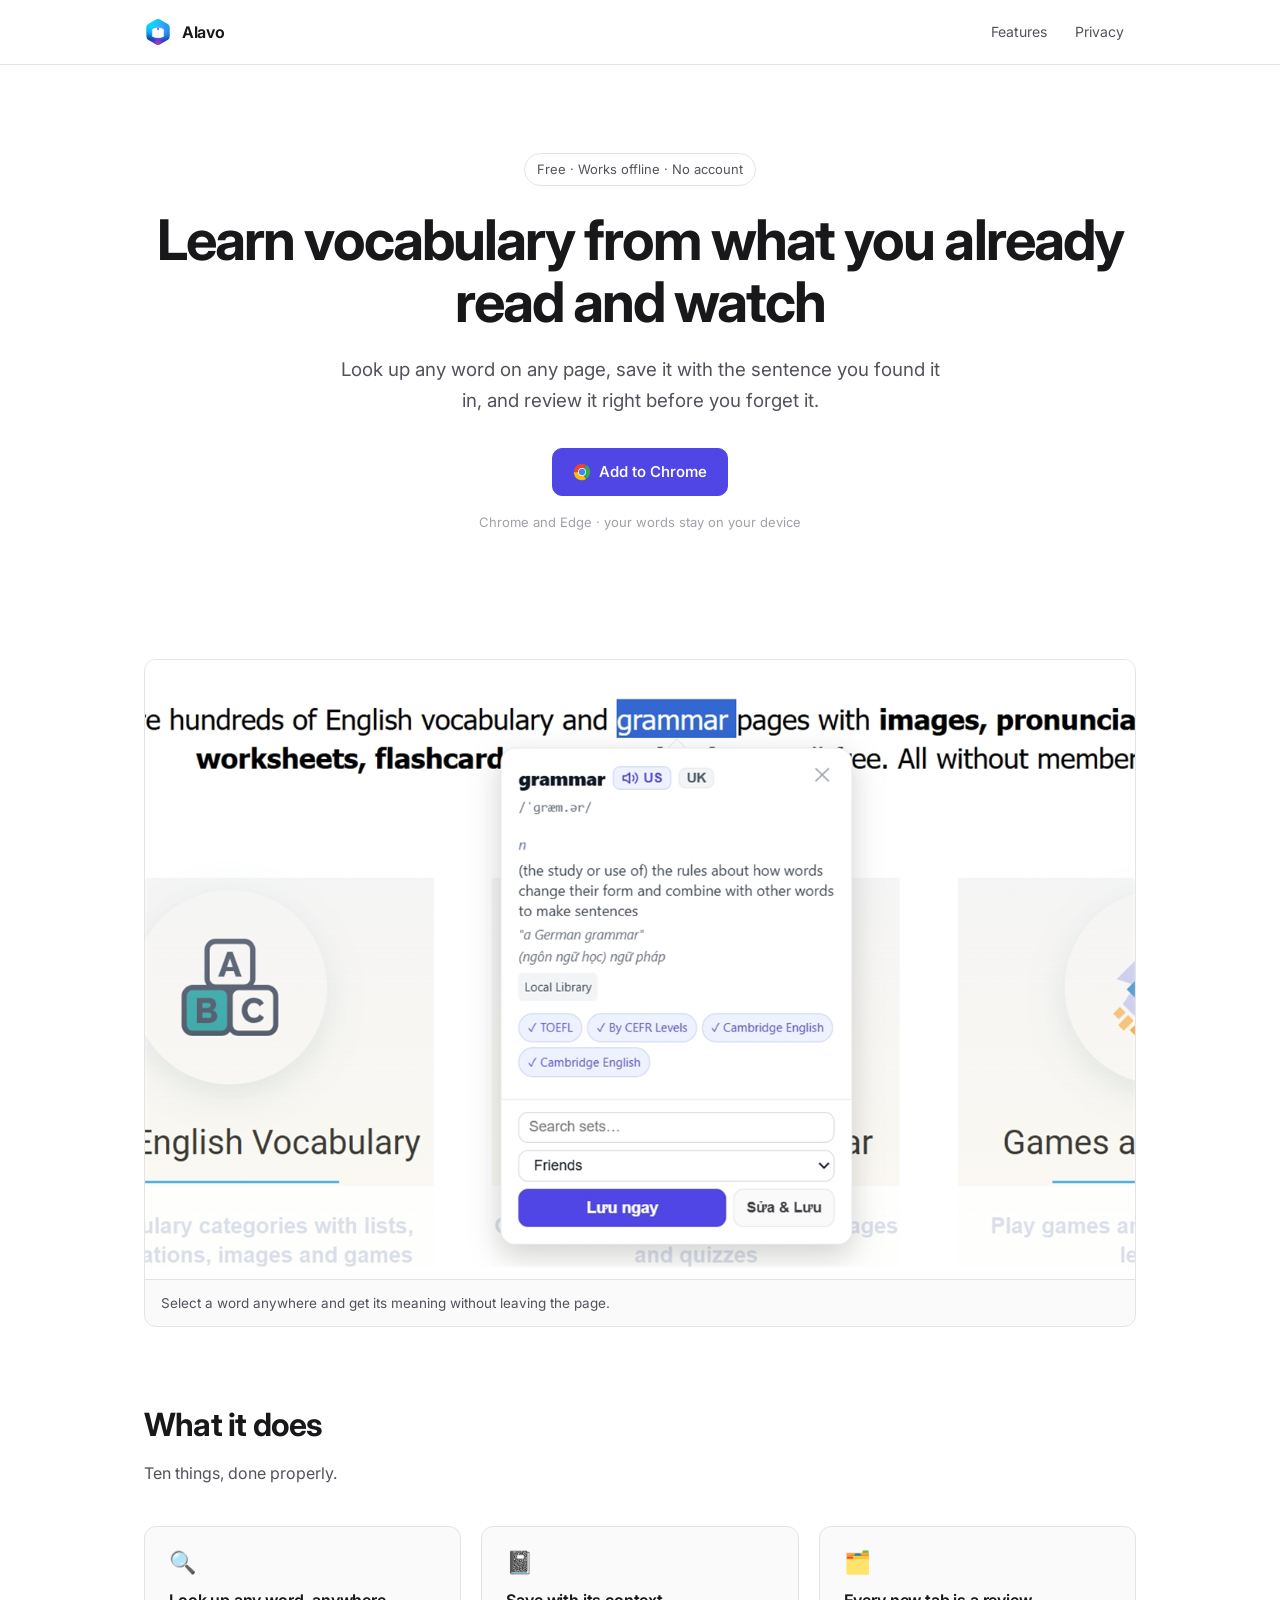
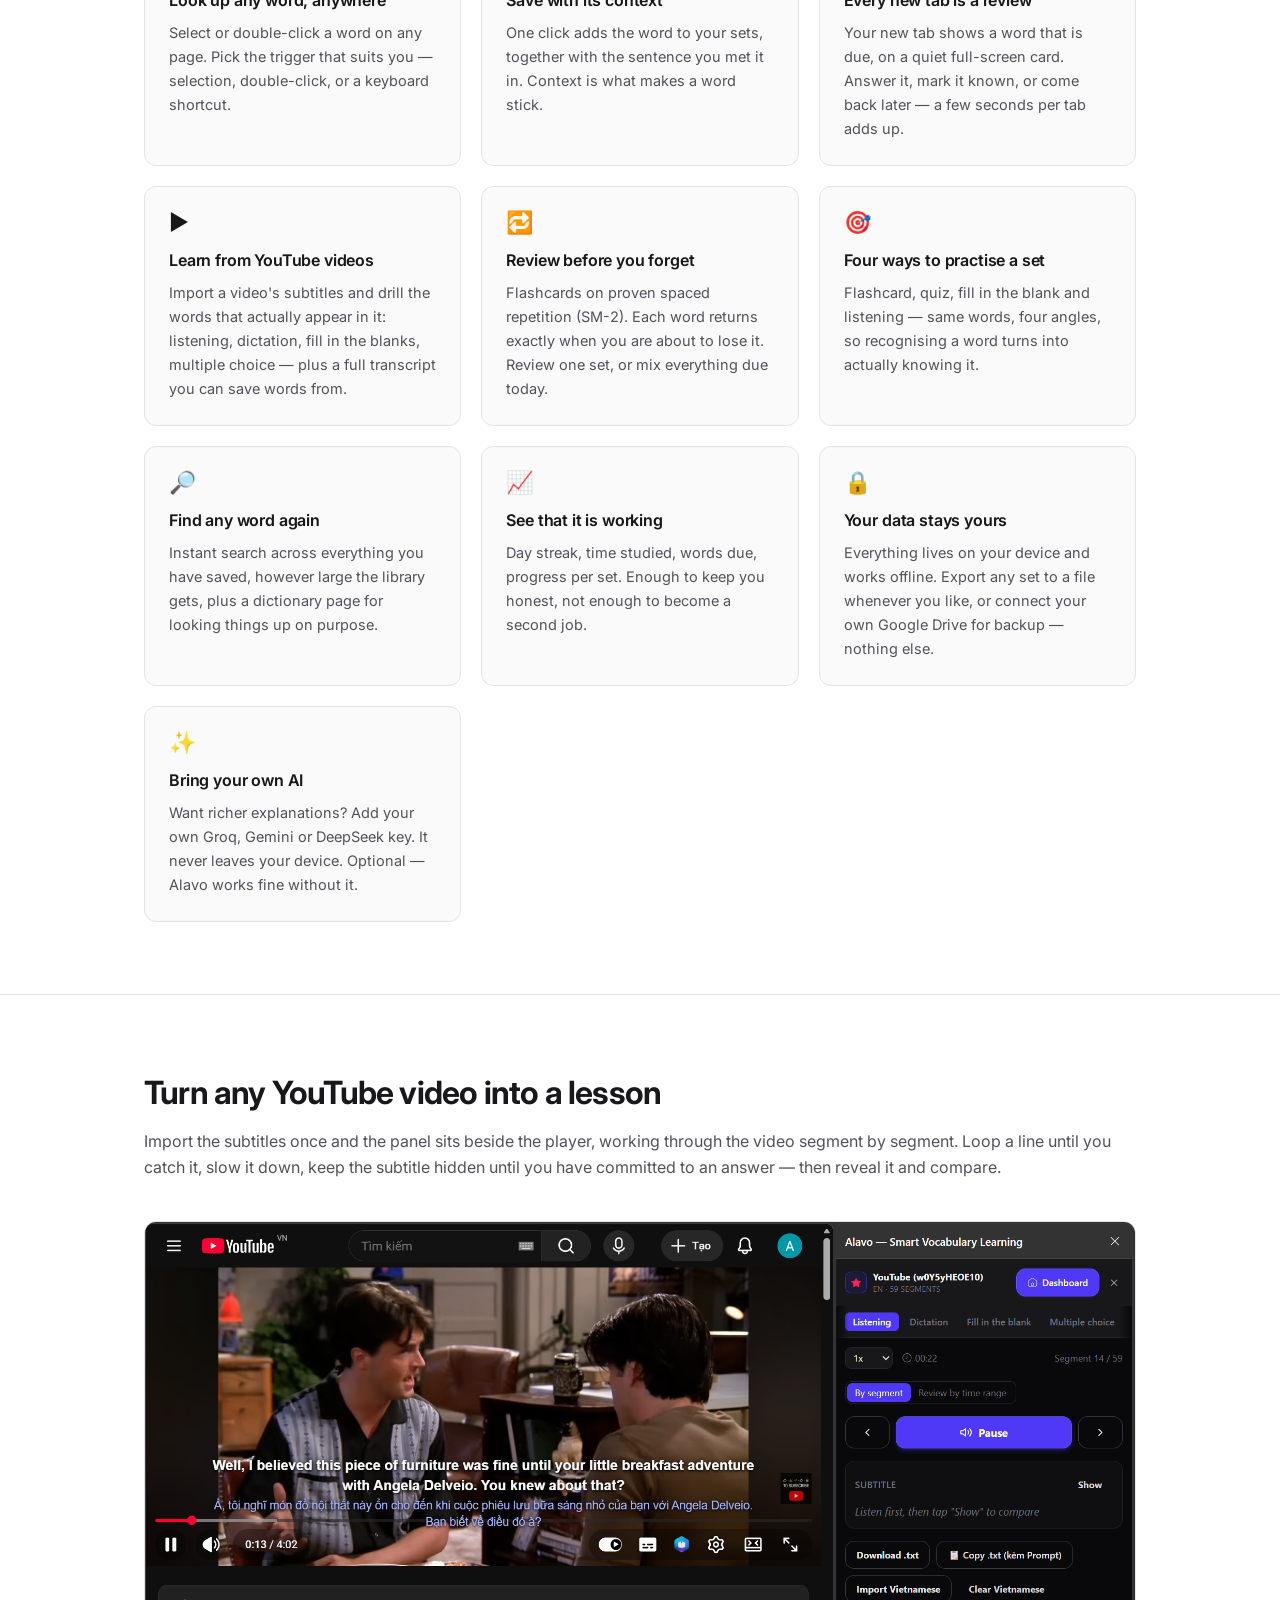
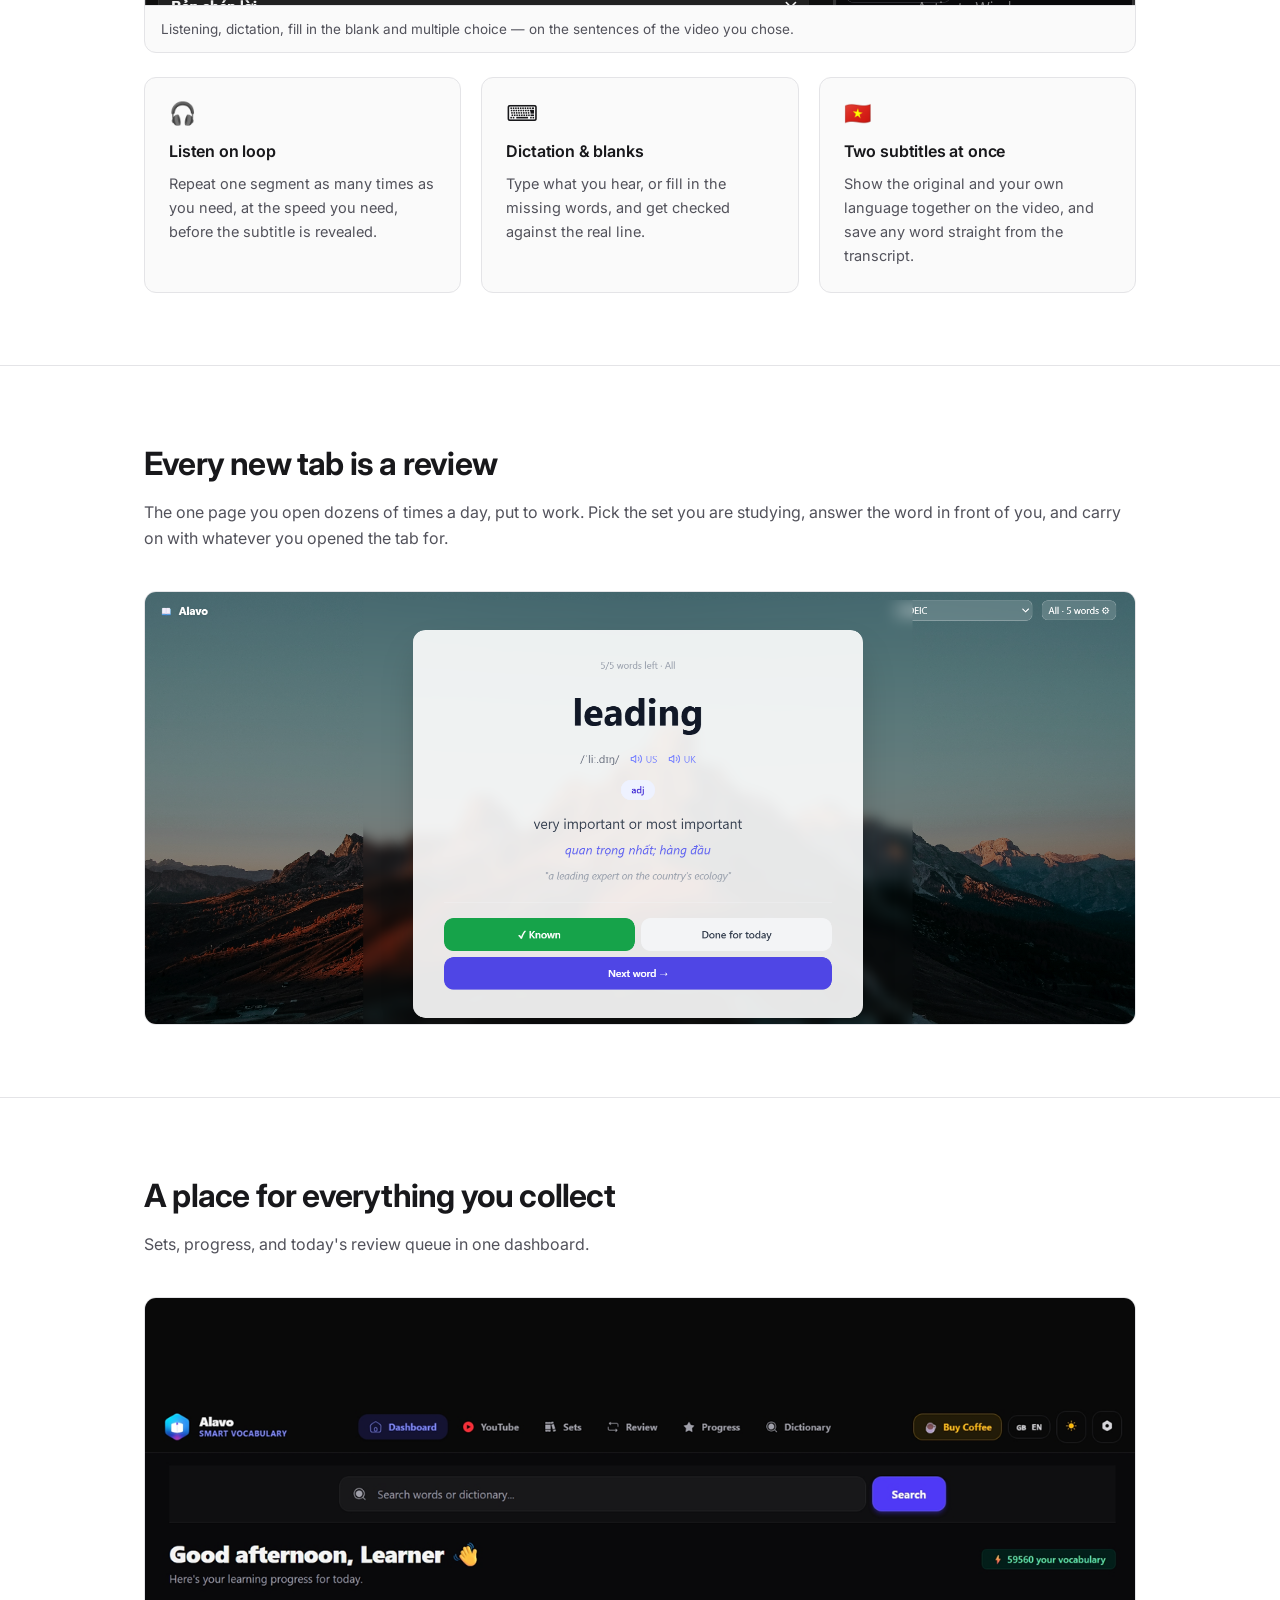
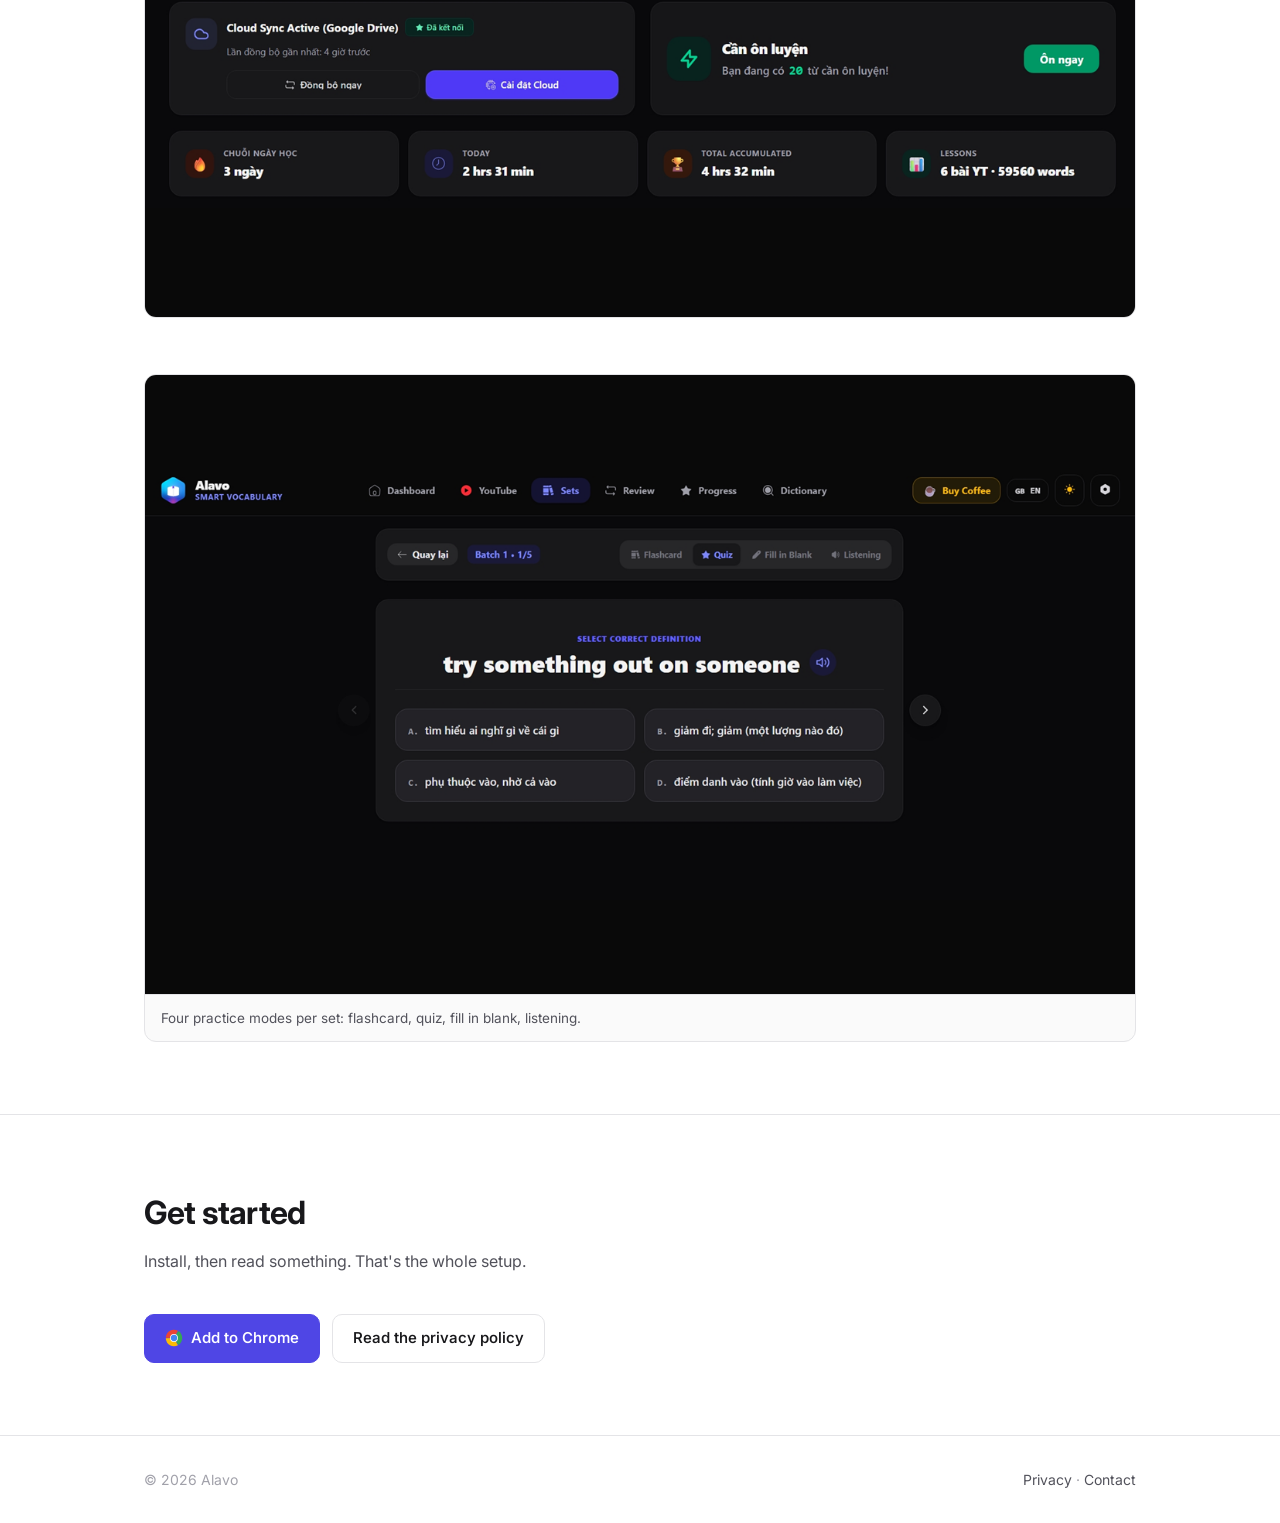
<file: index.html>
<!doctype html>
<html lang="en">
<head>
  <meta charset="utf-8">
  <meta name="viewport" content="width=device-width, initial-scale=1">
  <title>Alavo — Smart Vocabulary Learning</title>
  <meta name="description" content="Look up words on any page or YouTube video, save them to your notebook, and review each one right before you forget it. Free, offline-first, no account needed.">
  <link rel="icon" href="assets/logo.svg">
  <link rel="stylesheet" href="styles.css">
</head>
<body>

<header>
  <div class="wrap header-inner">
    <a class="brand" href="./">
      <img src="assets/logo.svg" alt="">
      Alavo
    </a>
    <nav>
      <a href="#features">Features</a>
      <a href="privacy.html">Privacy</a>
    </nav>
  </div>
</header>

<main>
  <div class="wrap">
    <div class="hero">
      <span class="badge">Free · Works offline · No account</span>
      <h1>Learn vocabulary from what you already read and watch</h1>
      <p class="lead">
        Look up any word on any page, save it with the sentence you found it in, and review it
        right before you forget it.
      </p>
      <div class="cta">
        <a class="btn btn-primary" href="https://chromewebstore.google.com/detail/conipkingmplphabcmllnggkppalmagj">
          <img src="assets/chrome.svg" alt="" width="18" height="18">
          Add to Chrome
        </a>
      </div>
      <p class="cta-note">Chrome and Edge · your words stay on your device</p>
    </div>

    <figure class="shot">
      <img src="assets/shot-lookup.png" width="1280" height="800"
           alt="A word lookup card opened over a web page, showing the pronunciation, definition and a Save button.">
      <figcaption>Select a word anywhere and get its meaning without leaving the page.</figcaption>
    </figure>
  </div>

  <section id="features">
    <div class="wrap">
      <h2>What it does</h2>
      <p class="section-lead">Ten things, done properly.</p>
      <div class="grid">
        <div class="card">
          <span class="icon">🔍</span>
          <h3>Look up any word, anywhere</h3>
          <p>Select or double-click a word on any page. Pick the trigger that suits you —
            selection, double-click, or a keyboard shortcut.</p>
        </div>
        <div class="card">
          <span class="icon">📓</span>
          <h3>Save with its context</h3>
          <p>One click adds the word to your sets, together with the sentence you met it in.
            Context is what makes a word stick.</p>
        </div>
        <div class="card">
          <span class="icon">🗂️</span>
          <h3>Every new tab is a review</h3>
          <p>Your new tab shows a word that is due, on a quiet full-screen card. Answer it,
            mark it known, or come back later — a few seconds per tab adds up.</p>
        </div>
        <div class="card">
          <span class="icon">▶️</span>
          <h3>Learn from YouTube videos</h3>
          <p>Import a video's subtitles and drill the words that actually appear in it:
            listening, dictation, fill in the blanks, multiple choice — plus a full transcript
            you can save words from.</p>
        </div>
        <div class="card">
          <span class="icon">🔁</span>
          <h3>Review before you forget</h3>
          <p>Flashcards on proven spaced repetition (SM-2). Each word returns exactly when you
            are about to lose it. Review one set, or mix everything due today.</p>
        </div>
        <div class="card">
          <span class="icon">🎯</span>
          <h3>Four ways to practise a set</h3>
          <p>Flashcard, quiz, fill in the blank and listening — same words, four angles, so
            recognising a word turns into actually knowing it.</p>
        </div>
        <div class="card">
          <span class="icon">🔎</span>
          <h3>Find any word again</h3>
          <p>Instant search across everything you have saved, however large the library gets,
            plus a dictionary page for looking things up on purpose.</p>
        </div>
        <div class="card">
          <span class="icon">📈</span>
          <h3>See that it is working</h3>
          <p>Day streak, time studied, words due, progress per set. Enough to keep you honest,
            not enough to become a second job.</p>
        </div>
        <div class="card">
          <span class="icon">🔒</span>
          <h3>Your data stays yours</h3>
          <p>Everything lives on your device and works offline. Export any set to a file
            whenever you like, or connect your own Google Drive for backup — nothing else.</p>
        </div>
        <div class="card">
          <span class="icon">✨</span>
          <h3>Bring your own AI</h3>
          <p>Want richer explanations? Add your own Groq, Gemini or DeepSeek key. It never
            leaves your device. Optional — Alavo works fine without it.</p>
        </div>
      </div>
    </div>
  </section>

  <section>
    <div class="wrap">
      <h2>Turn any YouTube video into a lesson</h2>
      <p class="section-lead">
        Import the subtitles once and the panel sits beside the player, working through the video
        segment by segment. Loop a line until you catch it, slow it down, keep the subtitle hidden
        until you have committed to an answer — then reveal it and compare.
      </p>
      <figure class="shot" style="margin-top:0">
        <img src="assets/shot-youtube.png" width="1280" height="800"
             alt="A YouTube video playing with English and Vietnamese subtitles, next to the Alavo side panel showing Listening, Dictation, Fill in the blank and Multiple choice tabs, a Listen loop button for segment 14 of 59, and a hidden subtitle waiting to be revealed.">
        <figcaption>
          Listening, dictation, fill in the blank and multiple choice — on the sentences of the
          video you chose.
        </figcaption>
      </figure>
      <div class="grid" style="margin-top:24px">
        <div class="card">
          <span class="icon">🎧</span>
          <h3>Listen on loop</h3>
          <p>Repeat one segment as many times as you need, at the speed you need, before the
            subtitle is revealed.</p>
        </div>
        <div class="card">
          <span class="icon">⌨️</span>
          <h3>Dictation &amp; blanks</h3>
          <p>Type what you hear, or fill in the missing words, and get checked against the real
            line.</p>
        </div>
        <div class="card">
          <span class="icon">🇻🇳</span>
          <h3>Two subtitles at once</h3>
          <p>Show the original and your own language together on the video, and save any word
            straight from the transcript.</p>
        </div>
      </div>
    </div>
  </section>

  <section>
    <div class="wrap">
      <h2>Every new tab is a review</h2>
      <p class="section-lead">
        The one page you open dozens of times a day, put to work. Pick the set you are studying,
        answer the word in front of you, and carry on with whatever you opened the tab for.
      </p>
      <figure class="shot" style="margin-top:0">
        <img src="assets/shot-newtab.png" width="1280" height="800"
             alt="The Alavo new tab page showing a vocabulary card for the word constraint, with pronunciation, definition, translation, an example sentence and buttons to mark it known or move to the next word.">
      </figure>
    </div>
  </section>

  <section>
    <div class="wrap">
      <h2>A place for everything you collect</h2>
      <p class="section-lead">Sets, progress, and today's review queue in one dashboard.</p>
      <figure class="shot" style="margin-top:0">
        <img src="assets/shot-dashboard.png" width="1280" height="800"
             alt="The Alavo dashboard showing Google Drive sync status, a learning streak, time studied and words due for review.">
      </figure>
      <figure class="shot">
        <img src="assets/shot-quiz.png" width="1280" height="800"
             alt="A quiz asking for the correct definition of an English phrase, with four answer choices.">
        <figcaption>Four practice modes per set: flashcard, quiz, fill in blank, listening.</figcaption>
      </figure>
    </div>
  </section>

  <section>
    <div class="wrap">
      <h2>Get started</h2>
      <p class="section-lead">Install, then read something. That's the whole setup.</p>
      <div class="cta" style="justify-content:flex-start">
        <a class="btn btn-primary" href="https://chromewebstore.google.com/detail/conipkingmplphabcmllnggkppalmagj">
          <img src="assets/chrome.svg" alt="" width="18" height="18">
          Add to Chrome
        </a>
        <a class="btn btn-ghost" href="privacy.html">Read the privacy policy</a>
      </div>
    </div>
  </section>
</main>

<footer>
  <div class="wrap footer-inner">
    <span>© 2026 Alavo</span>
    <span>
      <a href="privacy.html">Privacy</a> ·
      <a href="mailto:hoangcaophi11061999@gmail.com">Contact</a>
    </span>
  </div>
</footer>

</body>
</html>
</file>
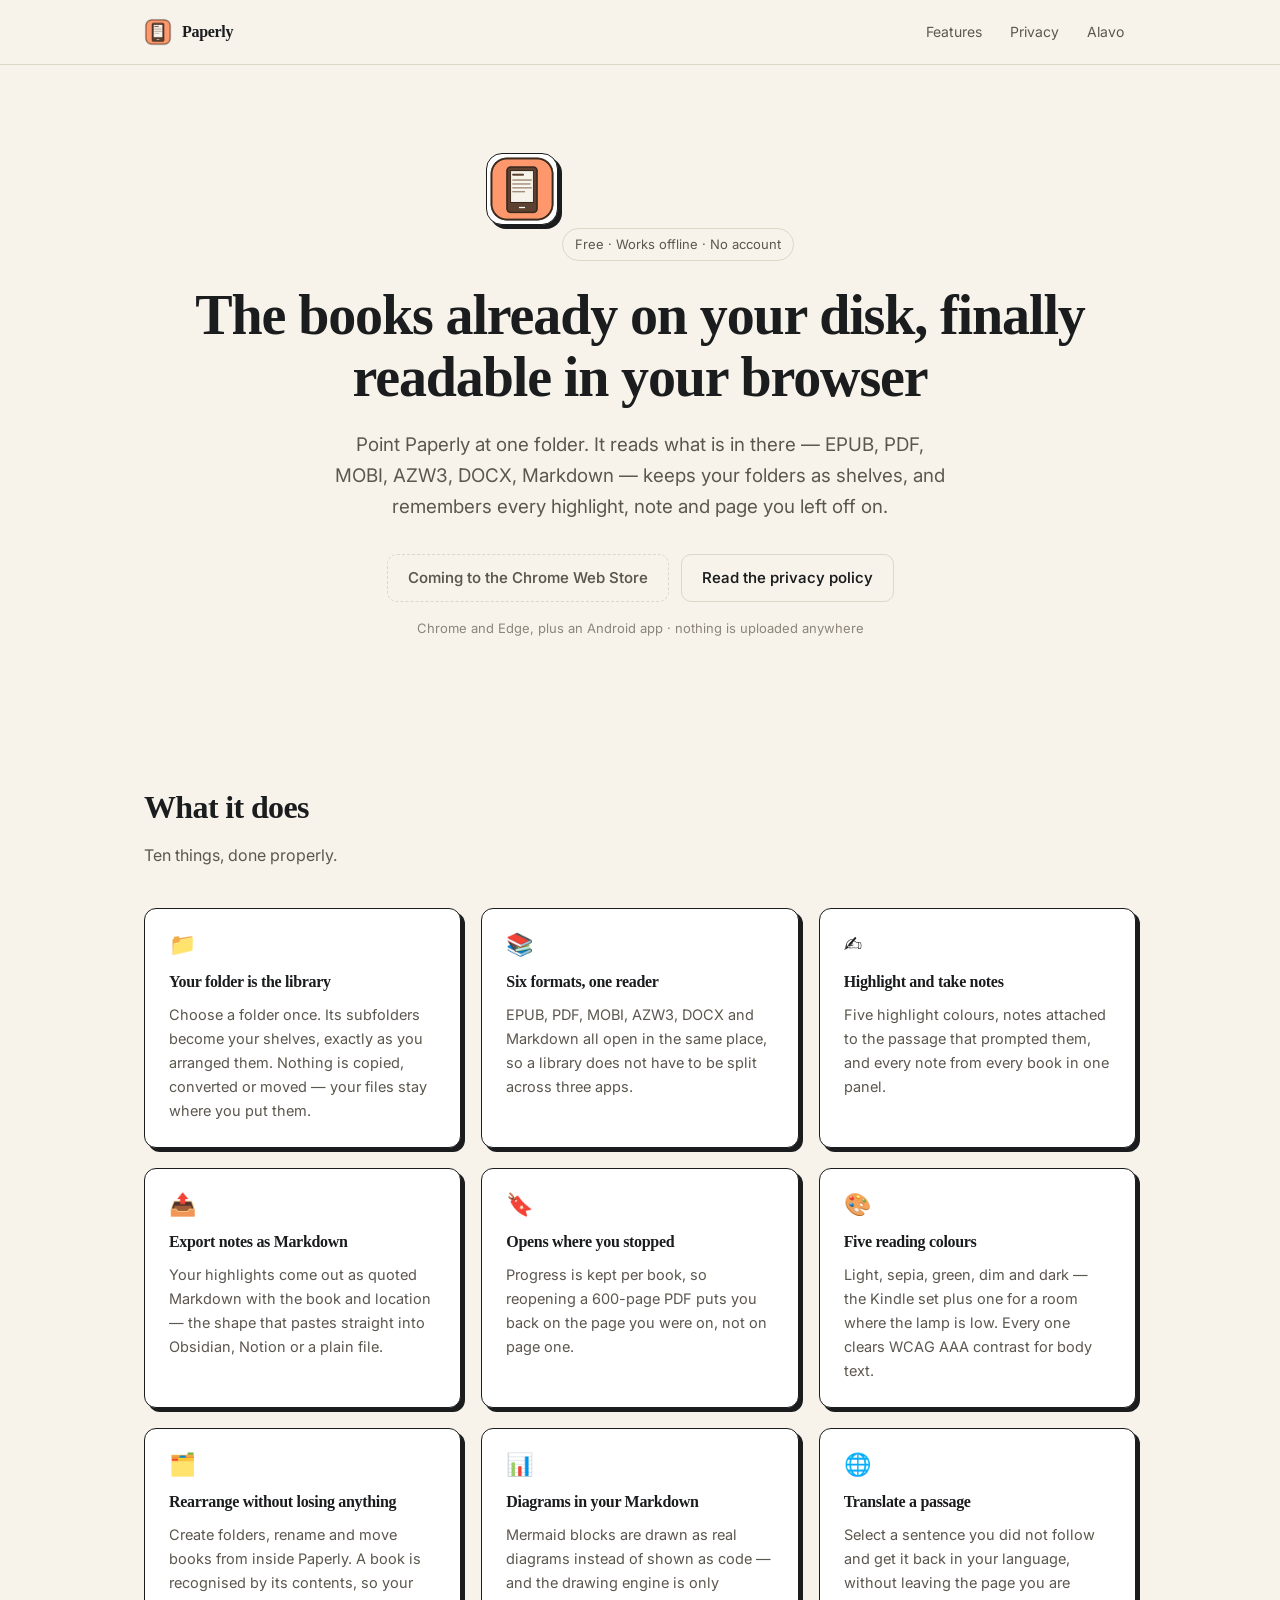
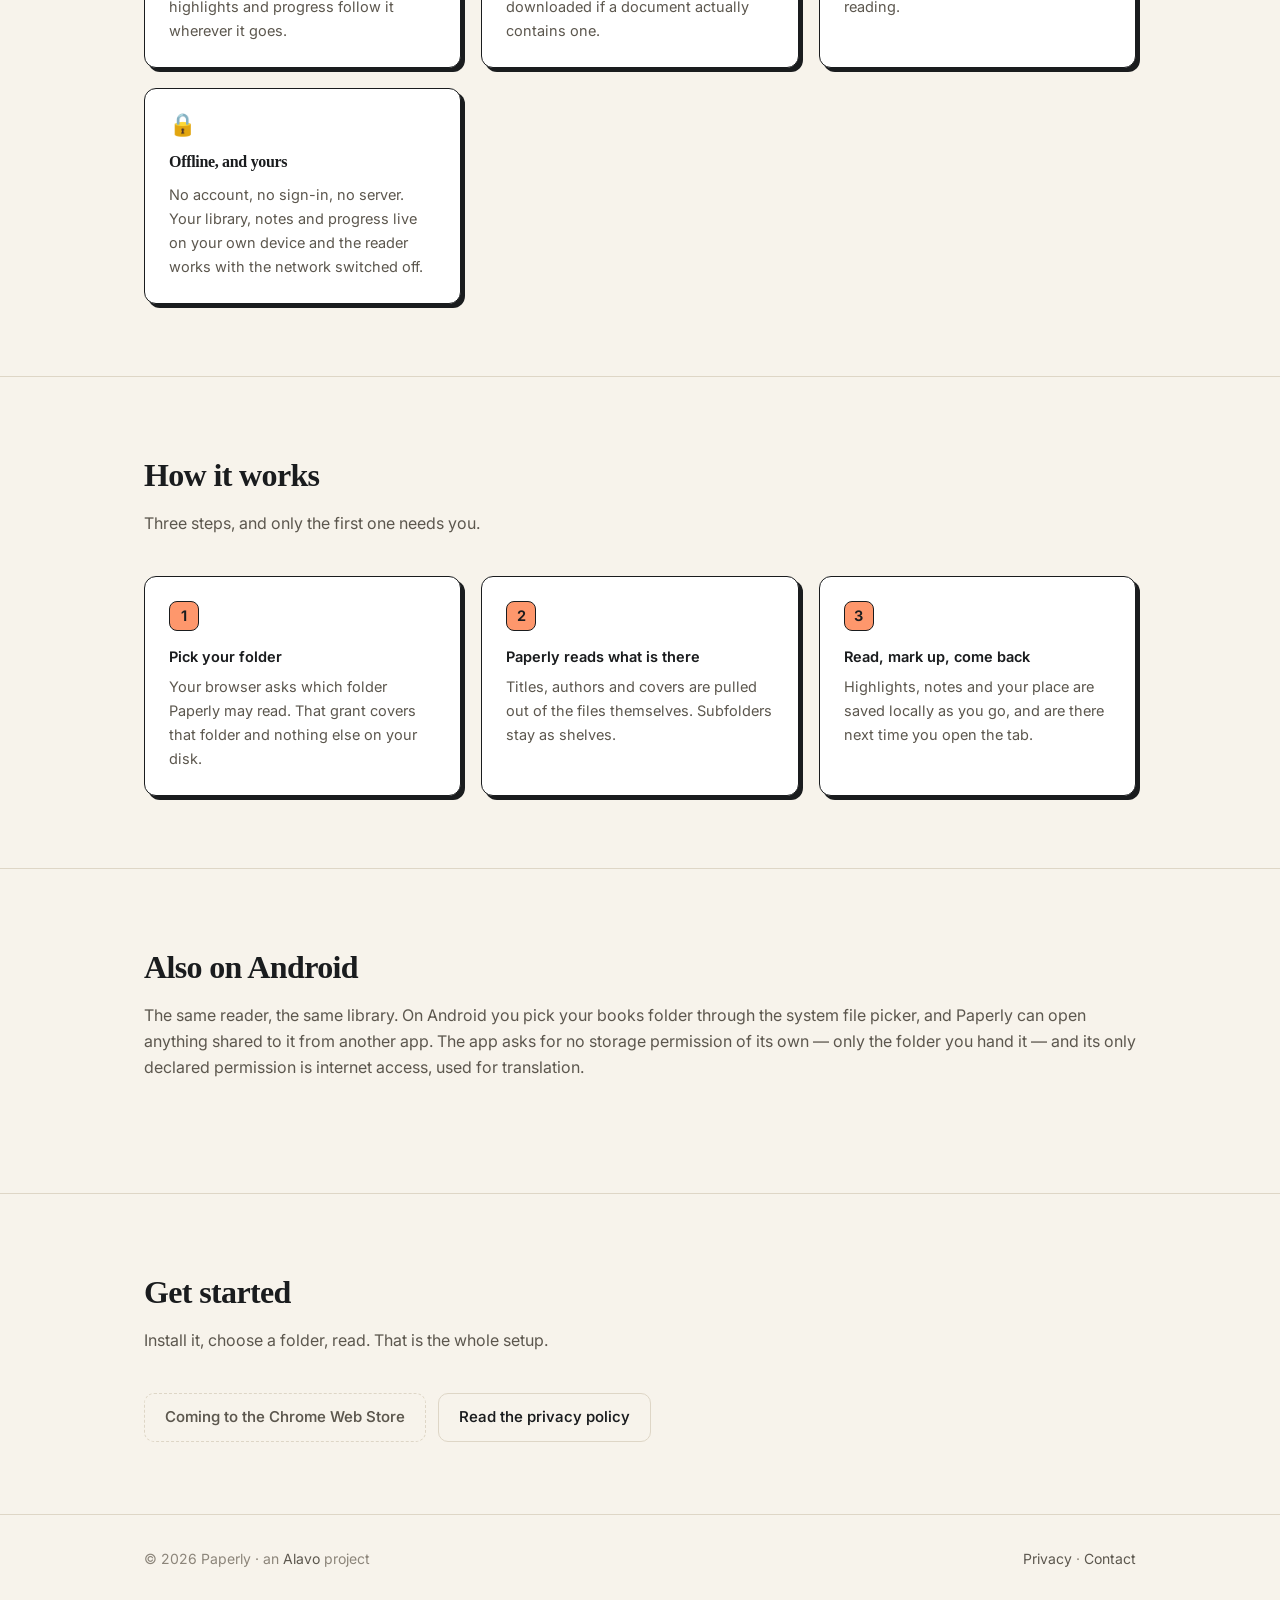
<file: paperly/index.html>
<!doctype html>
<html lang="en">
<head>
  <meta charset="utf-8">
  <meta name="viewport" content="width=device-width, initial-scale=1">
  <title>Paperly — Read Your Own Books in Your Browser</title>
  <meta name="description" content="Point Paperly at a folder on your disk and read the EPUB, PDF, MOBI, AZW3, DOCX and Markdown files already in it — with folders, highlights and notes. Free, offline, no account.">
  <link rel="icon" href="assets/logo.png">
  <link rel="stylesheet" href="../styles.css">
  <link rel="stylesheet" href="paperly.css">
</head>
<body>

<header>
  <div class="wrap header-inner">
    <a class="brand" href="./">
      <img src="assets/logo.png" alt="">
      Paperly
    </a>
    <nav>
      <a href="#features">Features</a>
      <a href="privacy.html">Privacy</a>
      <a href="../">Alavo</a>
    </nav>
  </div>
</header>

<main>
  <div class="wrap">
    <div class="hero">
      <img class="hero-mark" src="assets/logo.png" alt="" width="72" height="72">
      <span class="badge">Free · Works offline · No account</span>
      <h1>The books already on your disk, finally readable in your browser</h1>
      <p class="lead">
        Point Paperly at one folder. It reads what is in there — EPUB, PDF, MOBI, AZW3, DOCX,
        Markdown — keeps your folders as shelves, and remembers every highlight, note and page
        you left off on.
      </p>
      <div class="cta">
        <span class="btn btn-soon" aria-disabled="true">Coming to the Chrome Web Store</span>
        <a class="btn btn-ghost" href="privacy.html">Read the privacy policy</a>
      </div>
      <p class="cta-note">Chrome and Edge, plus an Android app · nothing is uploaded anywhere</p>
    </div>
  </div>

  <section id="features">
    <div class="wrap">
      <h2>What it does</h2>
      <p class="section-lead">Ten things, done properly.</p>
      <div class="grid">
        <div class="card">
          <span class="icon">📁</span>
          <h3>Your folder is the library</h3>
          <p>Choose a folder once. Its subfolders become your shelves, exactly as you arranged
            them. Nothing is copied, converted or moved — your files stay where you put them.</p>
        </div>
        <div class="card">
          <span class="icon">📚</span>
          <h3>Six formats, one reader</h3>
          <p>EPUB, PDF, MOBI, AZW3, DOCX and Markdown all open in the same place, so a library
            does not have to be split across three apps.</p>
        </div>
        <div class="card">
          <span class="icon">✍️</span>
          <h3>Highlight and take notes</h3>
          <p>Five highlight colours, notes attached to the passage that prompted them, and every
            note from every book in one panel.</p>
        </div>
        <div class="card">
          <span class="icon">📤</span>
          <h3>Export notes as Markdown</h3>
          <p>Your highlights come out as quoted Markdown with the book and location — the shape
            that pastes straight into Obsidian, Notion or a plain file.</p>
        </div>
        <div class="card">
          <span class="icon">🔖</span>
          <h3>Opens where you stopped</h3>
          <p>Progress is kept per book, so reopening a 600-page PDF puts you back on the page you
            were on, not on page one.</p>
        </div>
        <div class="card">
          <span class="icon">🎨</span>
          <h3>Five reading colours</h3>
          <p>Light, sepia, green, dim and dark — the Kindle set plus one for a room where the
            lamp is low. Every one clears WCAG AAA contrast for body text.</p>
        </div>
        <div class="card">
          <span class="icon">🗂️</span>
          <h3>Rearrange without losing anything</h3>
          <p>Create folders, rename and move books from inside Paperly. A book is recognised by
            its contents, so your highlights and progress follow it wherever it goes.</p>
        </div>
        <div class="card">
          <span class="icon">📊</span>
          <h3>Diagrams in your Markdown</h3>
          <p>Mermaid blocks are drawn as real diagrams instead of shown as code — and the drawing
            engine is only downloaded if a document actually contains one.</p>
        </div>
        <div class="card">
          <span class="icon">🌐</span>
          <h3>Translate a passage</h3>
          <p>Select a sentence you did not follow and get it back in your language, without
            leaving the page you are reading.</p>
        </div>
        <div class="card">
          <span class="icon">🔒</span>
          <h3>Offline, and yours</h3>
          <p>No account, no sign-in, no server. Your library, notes and progress live on your own
            device and the reader works with the network switched off.</p>
        </div>
      </div>
    </div>
  </section>

  <section>
    <div class="wrap">
      <h2>How it works</h2>
      <p class="section-lead">Three steps, and only the first one needs you.</p>
      <ol class="steps">
        <li><strong>Pick your folder</strong>Your browser asks which folder Paperly may read.
          That grant covers that folder and nothing else on your disk.</li>
        <li><strong>Paperly reads what is there</strong>Titles, authors and covers are pulled out
          of the files themselves. Subfolders stay as shelves.</li>
        <li><strong>Read, mark up, come back</strong>Highlights, notes and your place are saved
          locally as you go, and are there next time you open the tab.</li>
      </ol>
    </div>
  </section>

  <section>
    <div class="wrap">
      <h2>Also on Android</h2>
      <p class="section-lead">
        The same reader, the same library. On Android you pick your books folder through the
        system file picker, and Paperly can open anything shared to it from another app. The app
        asks for no storage permission of its own — only the folder you hand it — and its only
        declared permission is internet access, used for translation.
      </p>
    </div>
  </section>

  <section>
    <div class="wrap">
      <h2>Get started</h2>
      <p class="section-lead">Install it, choose a folder, read. That is the whole setup.</p>
      <div class="cta" style="justify-content:flex-start">
        <span class="btn btn-soon" aria-disabled="true">Coming to the Chrome Web Store</span>
        <a class="btn btn-ghost" href="privacy.html">Read the privacy policy</a>
      </div>
    </div>
  </section>
</main>

<footer>
  <div class="wrap footer-inner">
    <span>© 2026 Paperly · an <a href="../">Alavo</a> project</span>
    <span>
      <a href="privacy.html">Privacy</a> ·
      <a href="mailto:hoangcaophi11061999@gmail.com">Contact</a>
    </span>
  </div>
</footer>

</body>
</html>
</file>
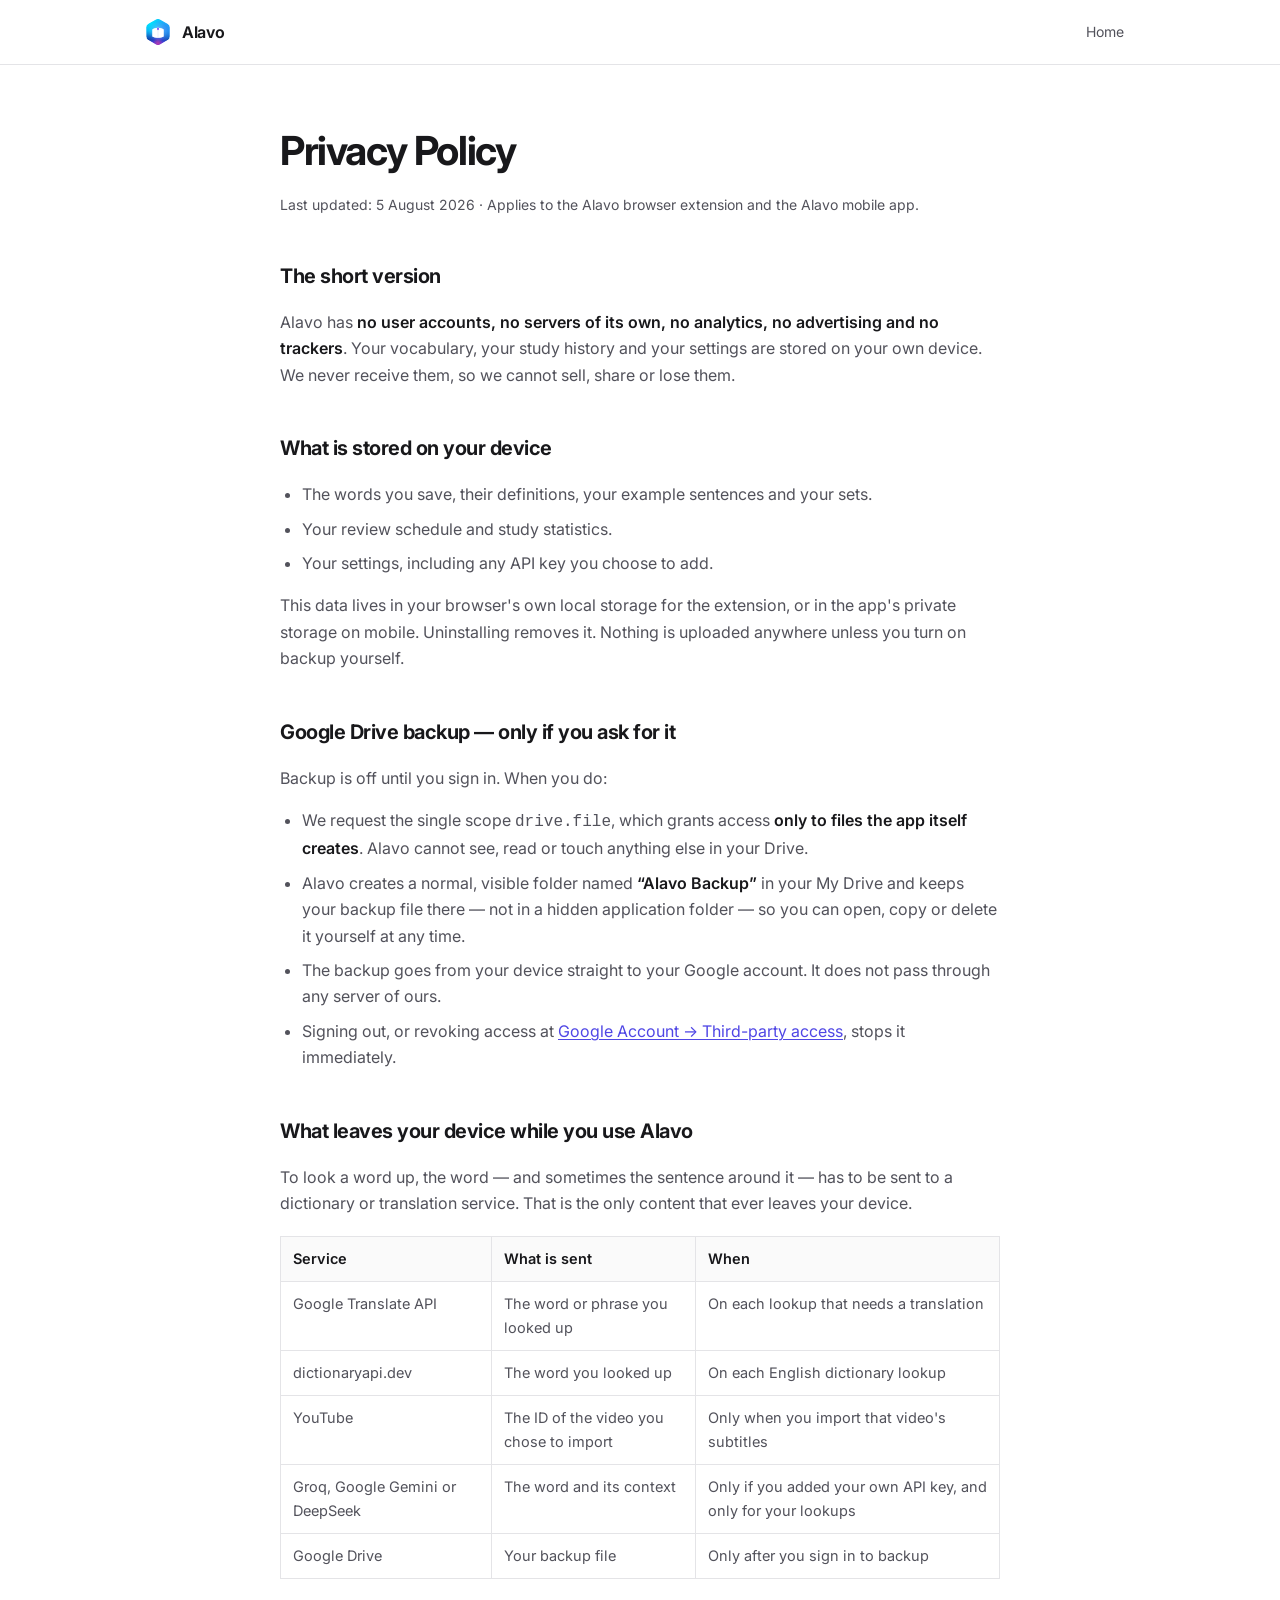
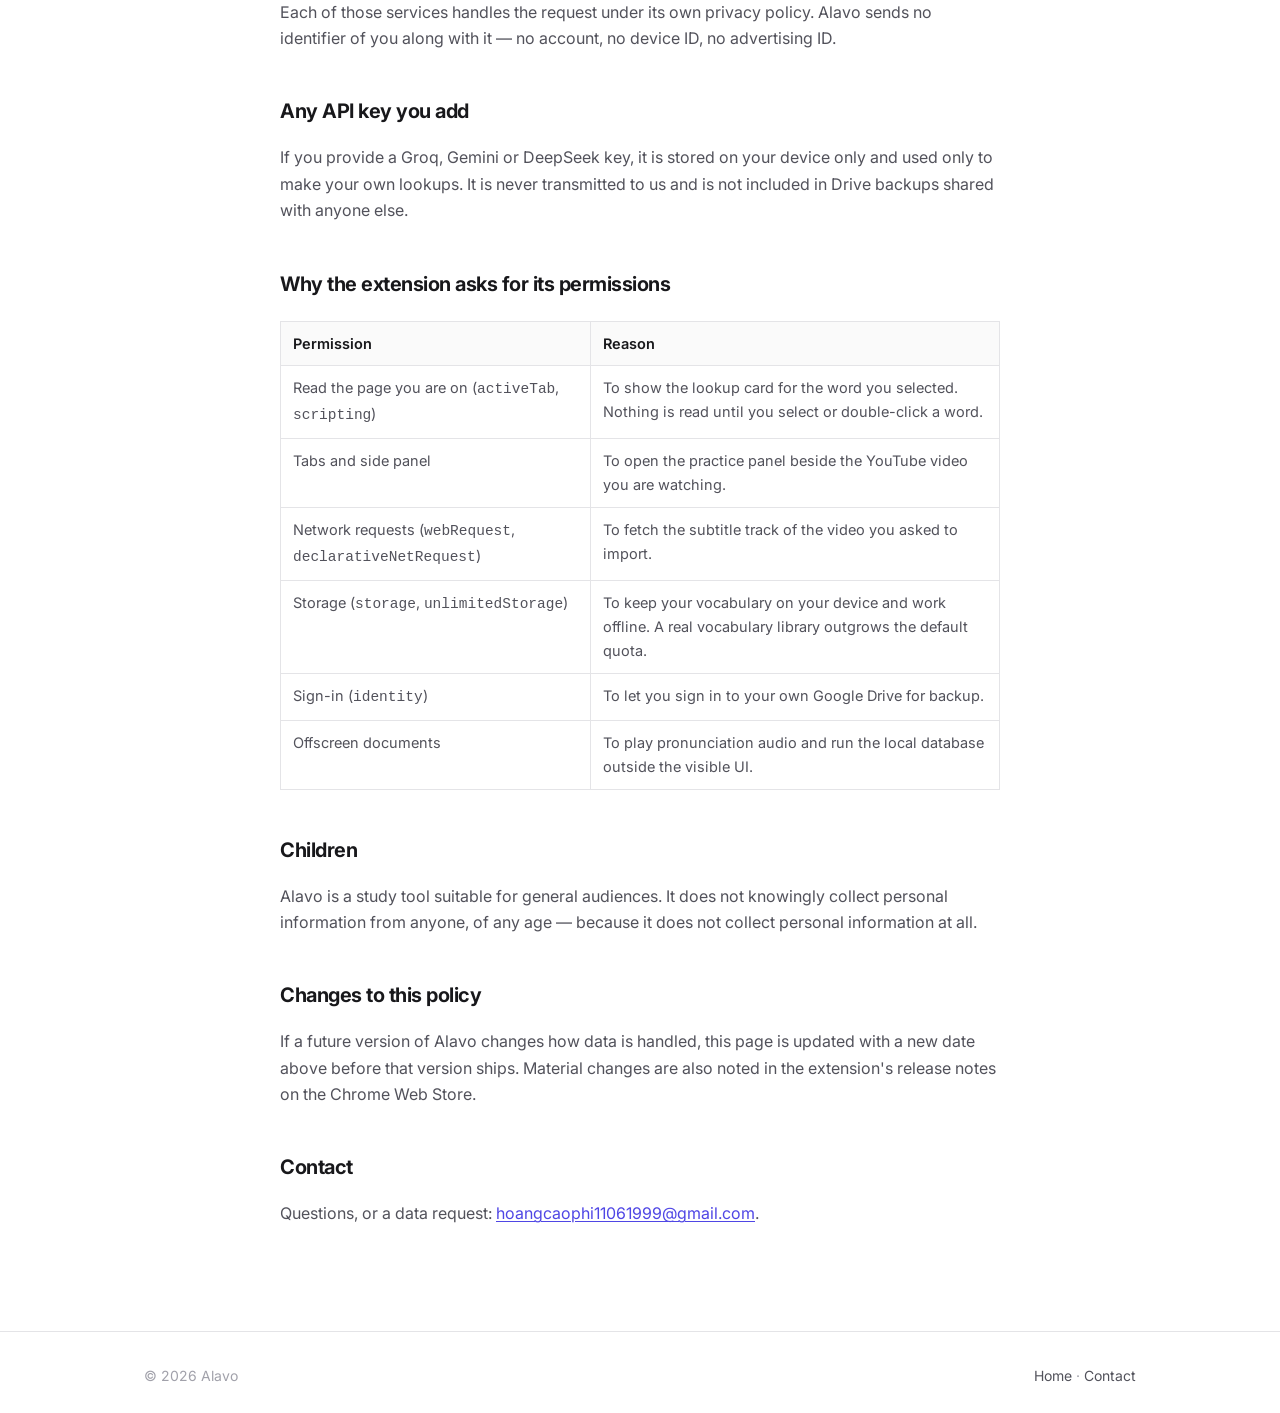
<file: privacy.html>
<!doctype html>
<html lang="en">
<head>
  <meta charset="utf-8">
  <meta name="viewport" content="width=device-width, initial-scale=1">
  <title>Privacy Policy — Alavo</title>
  <meta name="description" content="Alavo stores your vocabulary on your own device. No accounts, no analytics, no ads, no data sold.">
  <link rel="icon" href="assets/logo.svg">
  <link rel="stylesheet" href="styles.css">
</head>
<body>

<header>
  <div class="wrap header-inner">
    <a class="brand" href="./">
      <img src="assets/logo.svg" alt="">
      Alavo
    </a>
    <nav>
      <a href="./">Home</a>
    </nav>
  </div>
</header>

<main class="wrap prose">
  <h1>Privacy Policy</h1>
  <p class="updated">Last updated: 5 August 2026 · Applies to the Alavo browser extension and the
    Alavo mobile app.</p>

  <h2>The short version</h2>
  <p>Alavo has <strong>no user accounts, no servers of its own, no analytics, no advertising and
    no trackers</strong>. Your vocabulary, your study history and your settings are stored on your
    own device. We never receive them, so we cannot sell, share or lose them.</p>

  <h2>What is stored on your device</h2>
  <ul>
    <li>The words you save, their definitions, your example sentences and your sets.</li>
    <li>Your review schedule and study statistics.</li>
    <li>Your settings, including any API key you choose to add.</li>
  </ul>
  <p>This data lives in your browser's own local storage for the extension, or in the app's private
    storage on mobile. Uninstalling removes it. Nothing is uploaded anywhere unless you turn on
    backup yourself.</p>

  <h2>Google Drive backup — only if you ask for it</h2>
  <p>Backup is off until you sign in. When you do:</p>
  <ul>
    <li>We request the single scope <code>drive.file</code>, which grants access <strong>only to
      files the app itself creates</strong>. Alavo cannot see, read or touch anything else in your
      Drive.</li>
    <li>Alavo creates a normal, visible folder named <strong>“Alavo Backup”</strong> in your My
      Drive and keeps your backup file there — not in a hidden application folder — so you can
      open, copy or delete it yourself at any time.</li>
    <li>The backup goes from your device straight to your Google account. It does not pass through
      any server of ours.</li>
    <li>Signing out, or revoking access at <a href="https://myaccount.google.com/permissions">Google
      Account → Third-party access</a>, stops it immediately.</li>
  </ul>

  <h2>What leaves your device while you use Alavo</h2>
  <p>To look a word up, the word — and sometimes the sentence around it — has to be sent to a
    dictionary or translation service. That is the only content that ever leaves your device.</p>
  <table>
    <thead>
      <tr><th>Service</th><th>What is sent</th><th>When</th></tr>
    </thead>
    <tbody>
      <tr>
        <td>Google Translate API</td>
        <td>The word or phrase you looked up</td>
        <td>On each lookup that needs a translation</td>
      </tr>
      <tr>
        <td>dictionaryapi.dev</td>
        <td>The word you looked up</td>
        <td>On each English dictionary lookup</td>
      </tr>
      <tr>
        <td>YouTube</td>
        <td>The ID of the video you chose to import</td>
        <td>Only when you import that video's subtitles</td>
      </tr>
      <tr>
        <td>Groq, Google Gemini or DeepSeek</td>
        <td>The word and its context</td>
        <td>Only if you added your own API key, and only for your lookups</td>
      </tr>
      <tr>
        <td>Google Drive</td>
        <td>Your backup file</td>
        <td>Only after you sign in to backup</td>
      </tr>
    </tbody>
  </table>
  <p>Each of those services handles the request under its own privacy policy. Alavo sends no
    identifier of you along with it — no account, no device ID, no advertising ID.</p>

  <h2>Any API key you add</h2>
  <p>If you provide a Groq, Gemini or DeepSeek key, it is stored on your device only and used only
    to make your own lookups. It is never transmitted to us and is not included in Drive backups
    shared with anyone else.</p>

  <h2>Why the extension asks for its permissions</h2>
  <table>
    <thead><tr><th>Permission</th><th>Reason</th></tr></thead>
    <tbody>
      <tr><td>Read the page you are on (<code>activeTab</code>, <code>scripting</code>)</td>
        <td>To show the lookup card for the word you selected. Nothing is read until you select
          or double-click a word.</td></tr>
      <tr><td>Tabs and side panel</td>
        <td>To open the practice panel beside the YouTube video you are watching.</td></tr>
      <tr><td>Network requests (<code>webRequest</code>, <code>declarativeNetRequest</code>)</td>
        <td>To fetch the subtitle track of the video you asked to import.</td></tr>
      <tr><td>Storage (<code>storage</code>, <code>unlimitedStorage</code>)</td>
        <td>To keep your vocabulary on your device and work offline. A real vocabulary library
          outgrows the default quota.</td></tr>
      <tr><td>Sign-in (<code>identity</code>)</td>
        <td>To let you sign in to your own Google Drive for backup.</td></tr>
      <tr><td>Offscreen documents</td>
        <td>To play pronunciation audio and run the local database outside the visible UI.</td></tr>
    </tbody>
  </table>

  <h2>Children</h2>
  <p>Alavo is a study tool suitable for general audiences. It does not knowingly collect personal
    information from anyone, of any age — because it does not collect personal information at all.</p>

  <h2>Changes to this policy</h2>
  <p>If a future version of Alavo changes how data is handled, this page is updated with a new
    date above before that version ships. Material changes are also noted in the extension's
    release notes on the Chrome Web Store.</p>

  <h2>Contact</h2>
  <p>Questions, or a data request:
    <a href="mailto:hoangcaophi11061999@gmail.com">hoangcaophi11061999@gmail.com</a>.</p>
</main>

<footer>
  <div class="wrap footer-inner">
    <span>© 2026 Alavo</span>
    <span>
      <a href="./">Home</a> ·
      <a href="mailto:hoangcaophi11061999@gmail.com">Contact</a>
    </span>
  </div>
</footer>

</body>
</html>
</file>
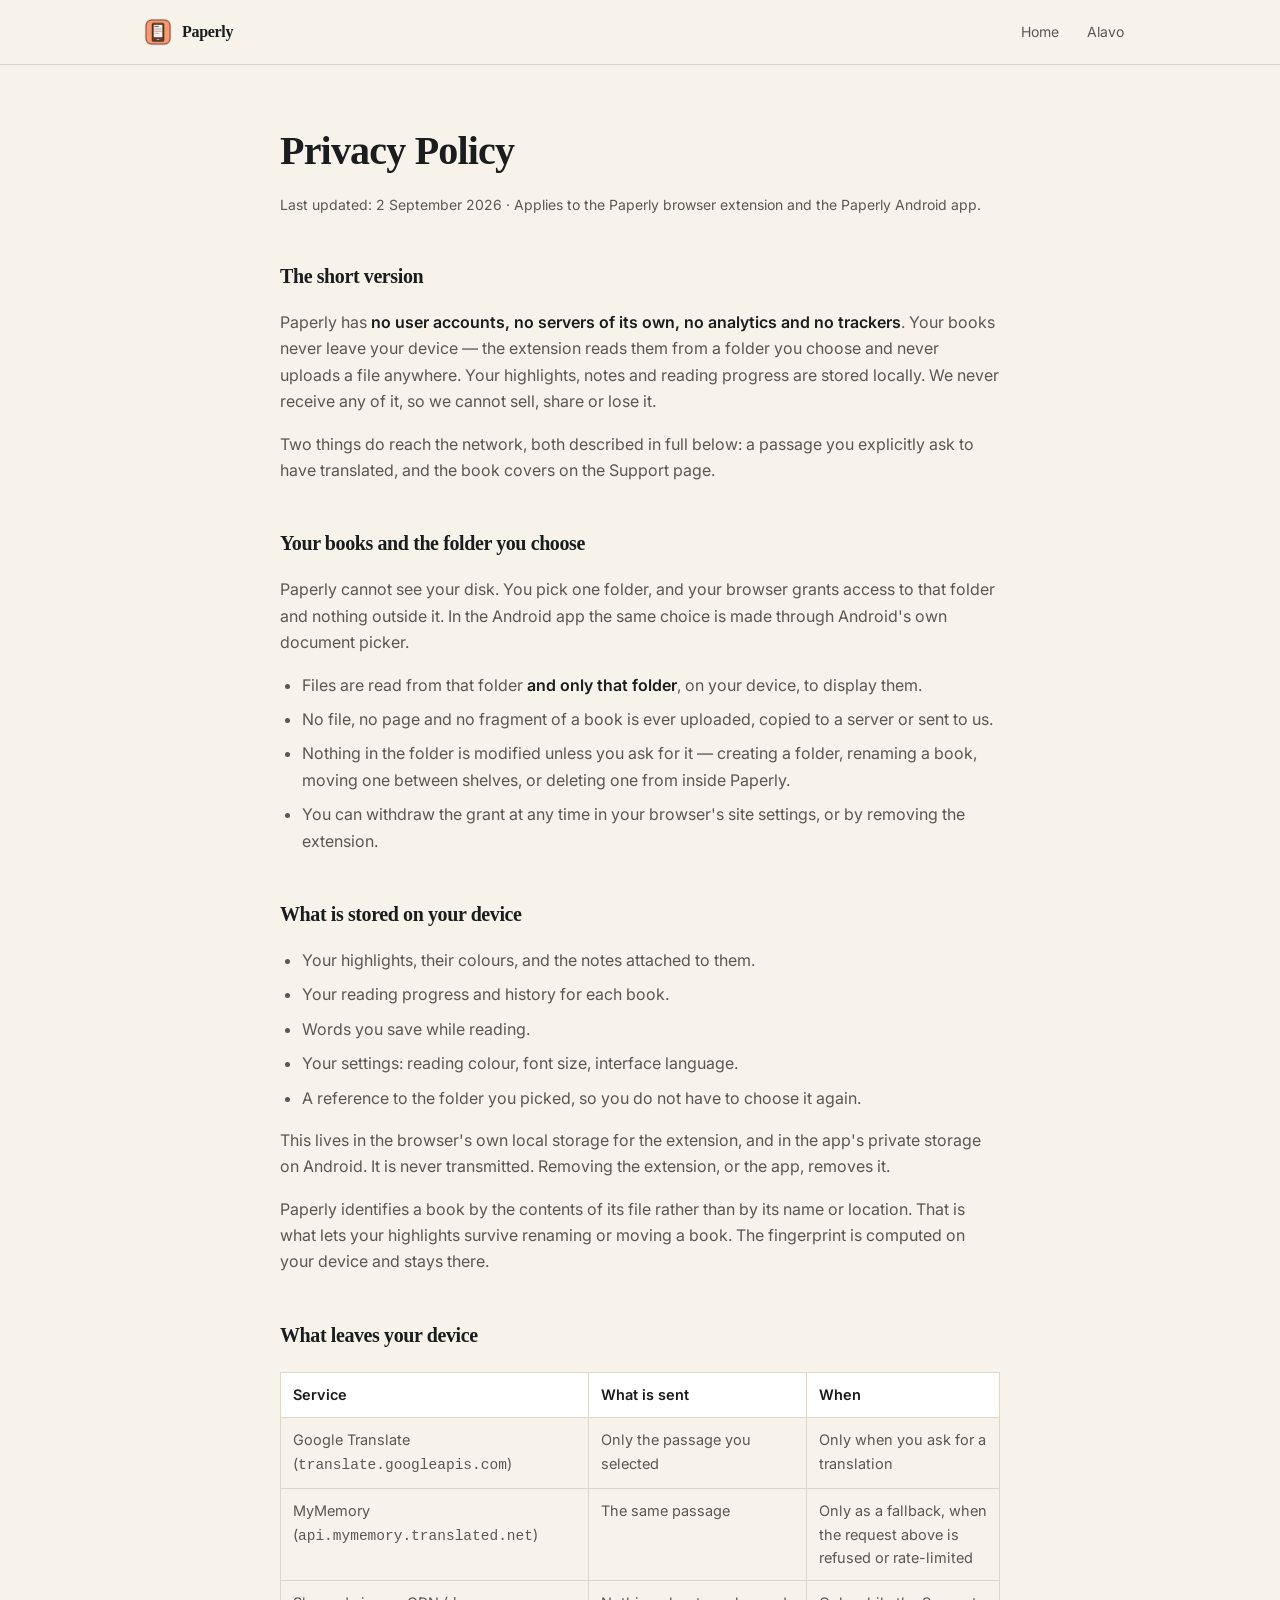
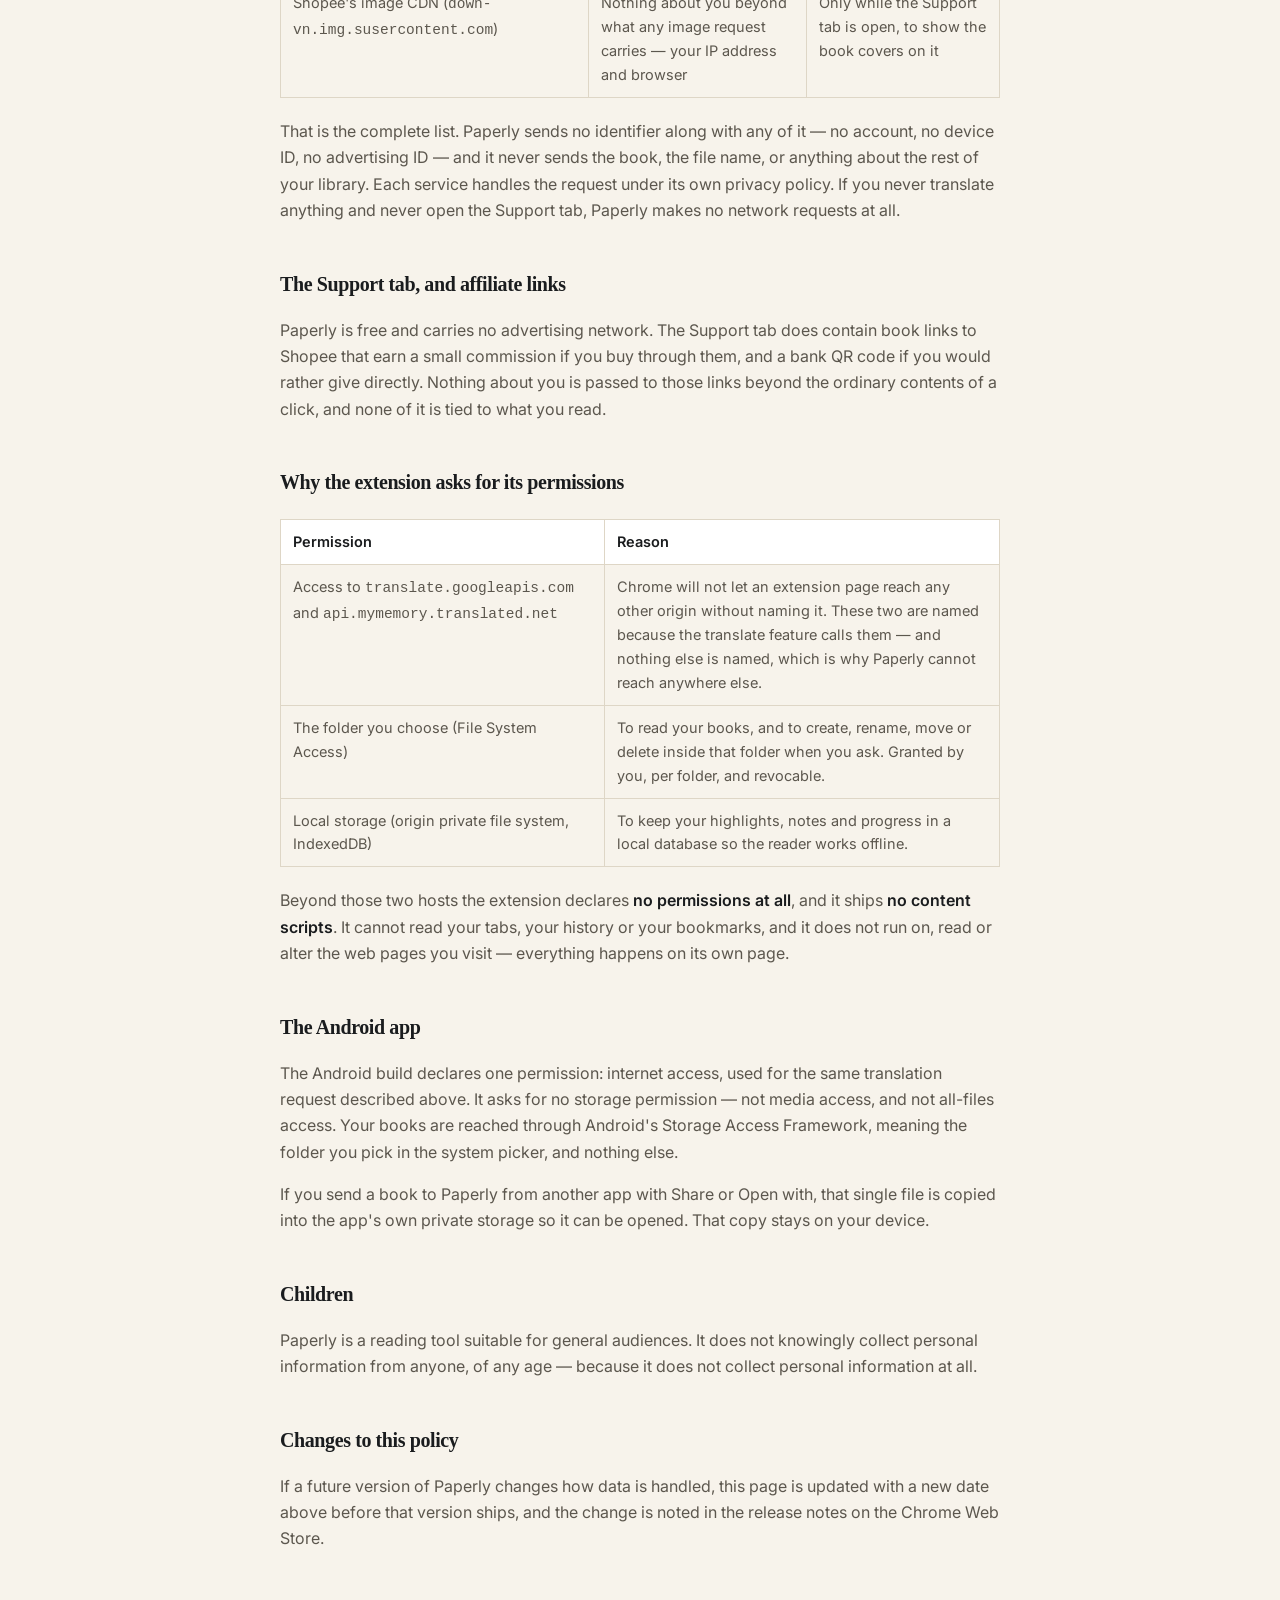
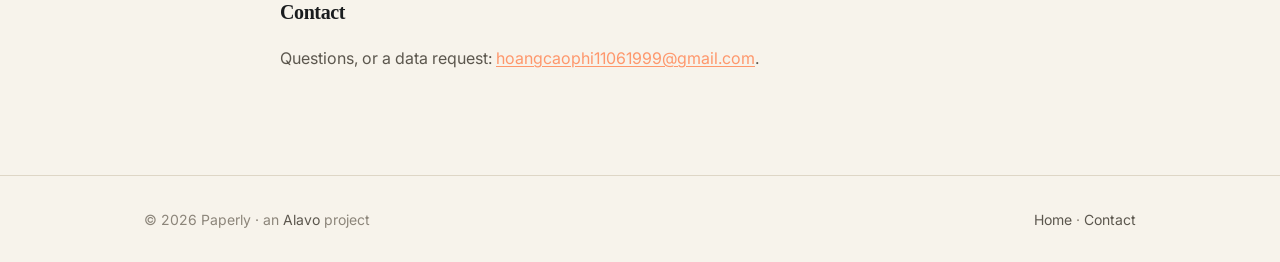
<file: paperly/privacy.html>
<!doctype html>
<html lang="en">
<head>
  <meta charset="utf-8">
  <meta name="viewport" content="width=device-width, initial-scale=1">
  <title>Privacy Policy — Paperly</title>
  <meta name="description" content="Paperly reads books from a folder you choose and keeps everything on your device. No accounts, no analytics, no trackers, no data sold.">
  <link rel="icon" href="assets/logo.png">
  <link rel="stylesheet" href="../styles.css">
  <link rel="stylesheet" href="paperly.css">
</head>
<body>

<header>
  <div class="wrap header-inner">
    <a class="brand" href="./">
      <img src="assets/logo.png" alt="">
      Paperly
    </a>
    <nav>
      <a href="./">Home</a>
      <a href="../">Alavo</a>
    </nav>
  </div>
</header>

<main class="wrap prose">
  <h1>Privacy Policy</h1>
  <p class="updated">Last updated: 2 September 2026 · Applies to the Paperly browser extension
    and the Paperly Android app.</p>

  <h2>The short version</h2>
  <p>Paperly has <strong>no user accounts, no servers of its own, no analytics and no
    trackers</strong>. Your books never leave your device — the extension reads them from a
    folder you choose and never uploads a file anywhere. Your highlights, notes and reading
    progress are stored locally. We never receive any of it, so we cannot sell, share or lose
    it.</p>
  <p>Two things do reach the network, both described in full below: a passage you explicitly ask
    to have translated, and the book covers on the Support page.</p>

  <h2>Your books and the folder you choose</h2>
  <p>Paperly cannot see your disk. You pick one folder, and your browser grants access to that
    folder and nothing outside it. In the Android app the same choice is made through Android's
    own document picker.</p>
  <ul>
    <li>Files are read from that folder <strong>and only that folder</strong>, on your device, to
      display them.</li>
    <li>No file, no page and no fragment of a book is ever uploaded, copied to a server or sent
      to us.</li>
    <li>Nothing in the folder is modified unless you ask for it — creating a folder, renaming a
      book, moving one between shelves, or deleting one from inside Paperly.</li>
    <li>You can withdraw the grant at any time in your browser's site settings, or by removing
      the extension.</li>
  </ul>

  <h2>What is stored on your device</h2>
  <ul>
    <li>Your highlights, their colours, and the notes attached to them.</li>
    <li>Your reading progress and history for each book.</li>
    <li>Words you save while reading.</li>
    <li>Your settings: reading colour, font size, interface language.</li>
    <li>A reference to the folder you picked, so you do not have to choose it again.</li>
  </ul>
  <p>This lives in the browser's own local storage for the extension, and in the app's private
    storage on Android. It is never transmitted. Removing the extension, or the app, removes
    it.</p>
  <p>Paperly identifies a book by the contents of its file rather than by its name or location.
    That is what lets your highlights survive renaming or moving a book. The fingerprint is
    computed on your device and stays there.</p>

  <h2>What leaves your device</h2>
  <table>
    <thead>
      <tr><th>Service</th><th>What is sent</th><th>When</th></tr>
    </thead>
    <tbody>
      <tr>
        <td>Google Translate (<code>translate.googleapis.com</code>)</td>
        <td>Only the passage you selected</td>
        <td>Only when you ask for a translation</td>
      </tr>
      <tr>
        <td>MyMemory (<code>api.mymemory.translated.net</code>)</td>
        <td>The same passage</td>
        <td>Only as a fallback, when the request above is refused or rate-limited</td>
      </tr>
      <tr>
        <td>Shopee's image CDN (<code>down-vn.img.susercontent.com</code>)</td>
        <td>Nothing about you beyond what any image request carries — your IP address and
          browser</td>
        <td>Only while the Support tab is open, to show the book covers on it</td>
      </tr>
    </tbody>
  </table>
  <p>That is the complete list. Paperly sends no identifier along with any of it — no account, no
    device ID, no advertising ID — and it never sends the book, the file name, or anything about
    the rest of your library. Each service handles the request under its own privacy policy. If
    you never translate anything and never open the Support tab, Paperly makes no network
    requests at all.</p>

  <h2>The Support tab, and affiliate links</h2>
  <p>Paperly is free and carries no advertising network. The Support tab does contain book links
    to Shopee that earn a small commission if you buy through them, and a bank QR code if you
    would rather give directly. Nothing about you is passed to those links beyond the ordinary
    contents of a click, and none of it is tied to what you read.</p>

  <h2>Why the extension asks for its permissions</h2>
  <table>
    <thead><tr><th>Permission</th><th>Reason</th></tr></thead>
    <tbody>
      <tr>
        <td>Access to <code>translate.googleapis.com</code> and
          <code>api.mymemory.translated.net</code></td>
        <td>Chrome will not let an extension page reach any other origin without naming it. These
          two are named because the translate feature calls them — and nothing else is named,
          which is why Paperly cannot reach anywhere else.</td>
      </tr>
      <tr>
        <td>The folder you choose (File System Access)</td>
        <td>To read your books, and to create, rename, move or delete inside that folder when you
          ask. Granted by you, per folder, and revocable.</td>
      </tr>
      <tr>
        <td>Local storage (origin private file system, IndexedDB)</td>
        <td>To keep your highlights, notes and progress in a local database so the reader works
          offline.</td>
      </tr>
    </tbody>
  </table>
  <p>Beyond those two hosts the extension declares <strong>no permissions at all</strong>, and it
    ships <strong>no content scripts</strong>. It cannot read your tabs, your history or your
    bookmarks, and it does not run on, read or alter the web pages you visit — everything happens
    on its own page.</p>

  <h2>The Android app</h2>
  <p>The Android build declares one permission: internet access, used for the same translation
    request described above. It asks for no storage permission — not media access, and not
    all-files access. Your books are reached through Android's Storage Access Framework, meaning
    the folder you pick in the system picker, and nothing else.</p>
  <p>If you send a book to Paperly from another app with Share or Open with, that single file is
    copied into the app's own private storage so it can be opened. That copy stays on your
    device.</p>

  <h2>Children</h2>
  <p>Paperly is a reading tool suitable for general audiences. It does not knowingly collect
    personal information from anyone, of any age — because it does not collect personal
    information at all.</p>

  <h2>Changes to this policy</h2>
  <p>If a future version of Paperly changes how data is handled, this page is updated with a new
    date above before that version ships, and the change is noted in the release notes on the
    Chrome Web Store.</p>

  <h2>Contact</h2>
  <p>Questions, or a data request:
    <a href="mailto:hoangcaophi11061999@gmail.com">hoangcaophi11061999@gmail.com</a>.</p>
</main>

<footer>
  <div class="wrap footer-inner">
    <span>© 2026 Paperly · an <a href="../">Alavo</a> project</span>
    <span>
      <a href="./">Home</a> ·
      <a href="mailto:hoangcaophi11061999@gmail.com">Contact</a>
    </span>
  </div>
</footer>

</body>
</html>
</file>
<file: styles.css>
/* Cùng font với UI của app (apps/extension/entrypoints/style.css) để trang giới thiệu và
   các ảnh chụp bên dưới không lệch mặt chữ. */
@import url('https://fonts.googleapis.com/css2?family=Inter:wght@400;500;600;700&display=swap');

*, *::before, *::after { box-sizing: border-box; }

:root {
  --bg: #ffffff;
  --bg-soft: #fafafa;
  --fg: #18181b;
  --fg-muted: #52525b;
  --fg-faint: #a1a1aa;
  --line: #e4e4e7;
  --accent: #4f46e5;
  --accent-fg: #ffffff;
  --radius: 12px;
}

@media (prefers-color-scheme: dark) {
  :root {
    --bg: #09090b;
    --bg-soft: #111113;
    --fg: #fafafa;
    --fg-muted: #a1a1aa;
    --fg-faint: #52525b;
    --line: #27272a;
    --accent: #6d63f2;
  }
}

html { -webkit-text-size-adjust: 100%; }

body {
  margin: 0;
  background: var(--bg);
  color: var(--fg);
  font-family: "Inter", "Segoe UI", system-ui, -apple-system, sans-serif;
  font-size: 16px;
  line-height: 1.65;
  -webkit-font-smoothing: antialiased;
}

a { color: inherit; }

.wrap { width: 100%; max-width: 1040px; margin: 0 auto; padding: 0 24px; }

/* ---------- header ---------- */

header {
  position: sticky;
  top: 0;
  z-index: 10;
  background: color-mix(in srgb, var(--bg) 82%, transparent);
  backdrop-filter: blur(12px);
  border-bottom: 1px solid var(--line);
}

.header-inner {
  display: flex;
  align-items: center;
  justify-content: space-between;
  gap: 16px;
  height: 64px;
}

.brand {
  display: flex;
  align-items: center;
  gap: 10px;
  font-weight: 650;
  letter-spacing: -0.02em;
  text-decoration: none;
}

.brand img { width: 28px; height: 28px; }

nav { display: flex; align-items: center; gap: 4px; }

nav a {
  padding: 7px 12px;
  border-radius: 8px;
  color: var(--fg-muted);
  font-size: 14px;
  text-decoration: none;
  transition: background-color .15s, color .15s;
}

nav a:hover { background: var(--bg-soft); color: var(--fg); }

/* ---------- buttons ---------- */

.btn {
  display: inline-flex;
  align-items: center;
  gap: 8px;
  padding: 11px 20px;
  border: 1px solid var(--line);
  border-radius: 10px;
  font-size: 15px;
  font-weight: 550;
  text-decoration: none;
  transition: background-color .15s, border-color .15s, transform .15s;
}

.btn:hover { transform: translateY(-1px); }

.btn img { flex: none; width: 18px; height: 18px; }

.btn-primary {
  background: var(--accent);
  border-color: var(--accent);
  color: var(--accent-fg);
}

.btn-ghost:hover { background: var(--bg-soft); }

/* ---------- hero ---------- */

.hero { padding: 88px 0 56px; text-align: center; }

.badge {
  display: inline-block;
  margin-bottom: 24px;
  padding: 5px 12px;
  border: 1px solid var(--line);
  border-radius: 999px;
  color: var(--fg-muted);
  font-size: 13px;
}

h1 {
  margin: 0 0 20px;
  font-size: clamp(2.25rem, 6vw, 3.5rem);
  font-weight: 700;
  letter-spacing: -0.035em;
  line-height: 1.1;
}

.lead {
  margin: 0 auto 32px;
  max-width: 620px;
  color: var(--fg-muted);
  font-size: clamp(1rem, 2.5vw, 1.175rem);
}

.cta { display: flex; flex-wrap: wrap; gap: 12px; justify-content: center; }

.cta-note { margin-top: 16px; color: var(--fg-faint); font-size: 13px; }

/* ---------- shots ---------- */

.shot {
  margin: 56px 0 0;
  border: 1px solid var(--line);
  border-radius: var(--radius);
  overflow: hidden;
  background: var(--bg-soft);
}

.shot img { display: block; width: 100%; height: auto; }

.shot figcaption {
  padding: 12px 16px;
  border-top: 1px solid var(--line);
  color: var(--fg-muted);
  font-size: 13.5px;
}

/* ---------- sections ---------- */

section { padding: 72px 0; }

section + section { border-top: 1px solid var(--line); }

h2 {
  margin: 0 0 8px;
  font-size: clamp(1.5rem, 4vw, 2rem);
  font-weight: 680;
  letter-spacing: -0.025em;
}

.section-lead { margin: 0 0 40px; color: var(--fg-muted); }

.grid {
  display: grid;
  gap: 20px;
  grid-template-columns: repeat(auto-fit, minmax(260px, 1fr));
}

.card {
  padding: 24px;
  border: 1px solid var(--line);
  border-radius: var(--radius);
  background: var(--bg-soft);
}

.card h3 {
  margin: 0 0 8px;
  font-size: 16px;
  font-weight: 620;
  letter-spacing: -0.01em;
}

.card p { margin: 0; color: var(--fg-muted); font-size: 14.5px; }

.card .icon { display: block; margin-bottom: 14px; font-size: 22px; line-height: 1; }

/* ---------- prose (privacy) ---------- */

.prose { max-width: 720px; padding: 64px 0 88px; }

.prose h1 { font-size: clamp(1.875rem, 5vw, 2.5rem); }

.prose h2 { margin: 44px 0 12px; font-size: 1.25rem; }

.prose p, .prose li { color: var(--fg-muted); }

.prose strong { color: var(--fg); font-weight: 600; }

.prose a { color: var(--accent); text-decoration-thickness: 1px; text-underline-offset: 2px; }

.prose ul { padding-left: 22px; }

.prose li { margin-bottom: 8px; }

.updated { color: var(--fg-faint); font-size: 14px; }

table {
  width: 100%;
  margin: 20px 0;
  border-collapse: collapse;
  font-size: 14.5px;
}

th, td {
  padding: 10px 12px;
  border: 1px solid var(--line);
  text-align: left;
  vertical-align: top;
}

th { background: var(--bg-soft); font-weight: 600; }

td { color: var(--fg-muted); }

/* ---------- footer ---------- */

footer {
  padding: 32px 0;
  border-top: 1px solid var(--line);
  color: var(--fg-faint);
  font-size: 14px;
}

.footer-inner {
  display: flex;
  flex-wrap: wrap;
  gap: 8px 20px;
  align-items: center;
  justify-content: space-between;
}

footer a { color: var(--fg-muted); text-decoration: none; }

footer a:hover { color: var(--fg); }
</file>
<file: paperly/paperly.css>
/* Paperly's own palette over the shared Alavo layout: cream page, white cards,
   ink borders, one coral accent, and a hard offset shadow with no blur.
   Values come from the app's DESIGN.md so the site and the product match. */

:root {
  --bg: #f7f3eb;
  --bg-soft: #ffffff;
  --fg: #1a1c1e;
  --fg-muted: #5c574e;
  --fg-faint: #8c857a;
  --line: #ded6c6;
  --ink-line: #1a1c1e;
  --hard: 4px 4px 0 var(--ink-line);
  --accent: #fe976c;
  /* White on coral fails contrast; text on the accent is always ink. */
  --accent-fg: #1a1c1e;
}

@media (prefers-color-scheme: dark) {
  :root {
    --bg: #191712;
    --bg-soft: #24211b;
    --fg: #f7f3eb;
    --fg-muted: #b3ab9c;
    --fg-faint: #7a7266;
    --line: #332f27;
    --ink-line: #4a453a;
    --hard: 4px 4px 0 #0f0d0a;
    --accent: #fe976c;
    --accent-fg: #1a1c1e;
  }
}

/* Serif names things — the product, a section, a feature. Sans stays on
   everything the reader operates. */
.brand, h1, h2, .card h3 {
  font-family: ui-serif, Georgia, "Iowan Old Style", "Times New Roman", serif;
  letter-spacing: -0.02em;
}

.card, .btn-primary, .shot {
  border-color: var(--ink-line);
  box-shadow: var(--hard);
}

.btn-primary:hover { background: #f4753f; border-color: var(--ink-line); }

/* The store listing does not exist yet: this reads as a state, not a link. */
.btn-soon {
  color: var(--fg-muted);
  border-style: dashed;
  cursor: default;
}

.btn-soon:hover { transform: none; }

.steps {
  display: grid;
  gap: 20px;
  grid-template-columns: repeat(auto-fit, minmax(240px, 1fr));
  counter-reset: step;
  padding: 0;
  margin: 0;
  list-style: none;
}

.steps li {
  padding: 24px;
  border: 1px solid var(--ink-line);
  border-radius: var(--radius);
  background: var(--bg-soft);
  box-shadow: var(--hard);
  color: var(--fg-muted);
  font-size: 14.5px;
}

.steps li::before {
  counter-increment: step;
  content: counter(step);
  display: flex;
  align-items: center;
  justify-content: center;
  width: 30px;
  height: 30px;
  margin-bottom: 14px;
  border: 1px solid var(--ink-line);
  border-radius: 8px;
  background: var(--accent);
  color: var(--accent-fg);
  font-weight: 650;
}

.steps strong { display: block; margin-bottom: 6px; color: var(--fg); font-weight: 620; }

.hero-mark {
  width: 72px;
  height: 72px;
  margin-bottom: 24px;
  border: 1px solid var(--ink-line);
  border-radius: 16px;
  background: var(--bg-soft);
  box-shadow: var(--hard);
}
</file>
